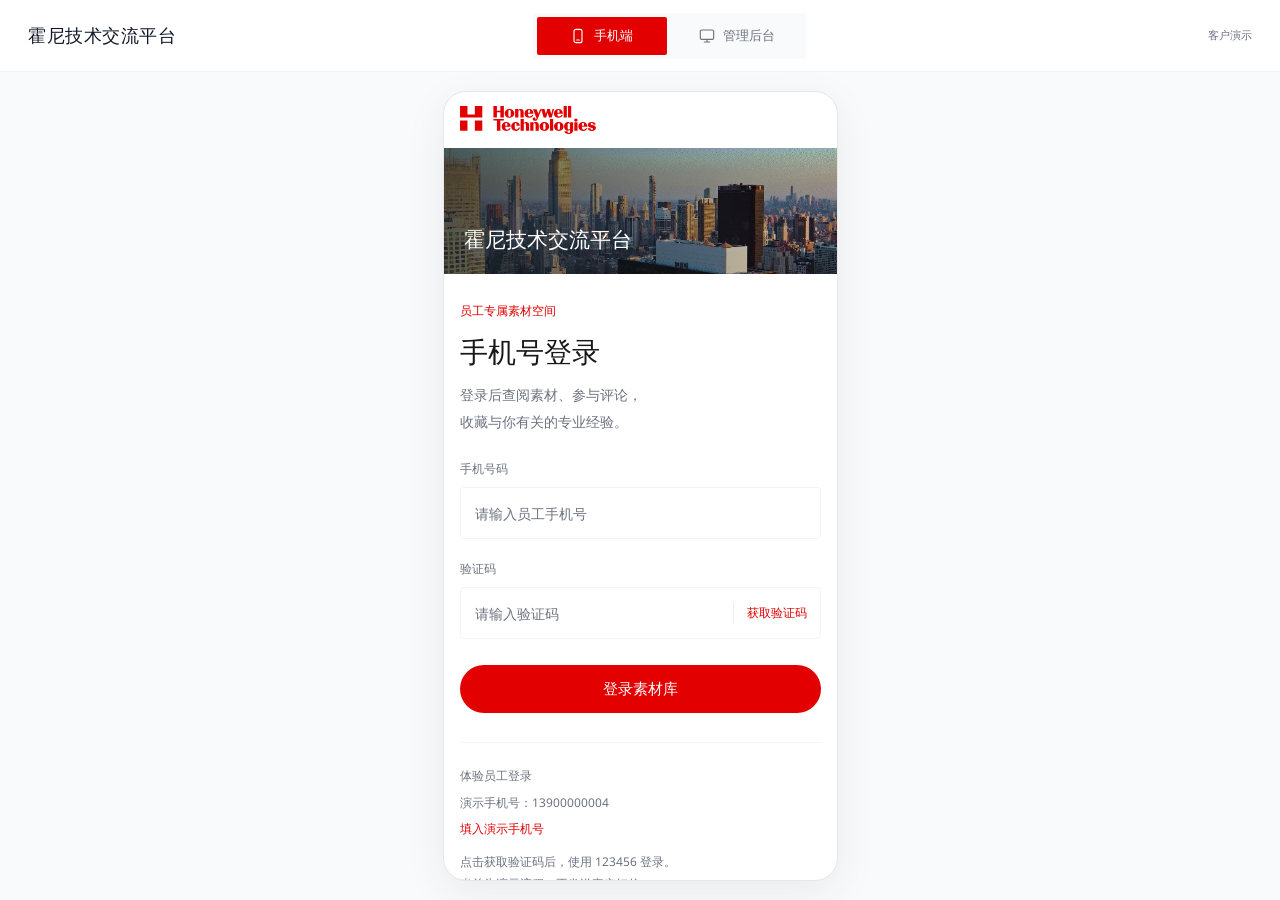
<file: index.html>
<!doctype html>
<html lang="zh-CN">
<head>
<meta charset="utf-8">
<meta name="viewport" content="width=device-width,initial-scale=1,viewport-fit=cover">
<meta name="theme-color" content="#e20100">
<title>霍尼技术交流平台 · 手机端与管理后台</title>
<link rel="stylesheet" href="brand/tokens.css?v=20261125-microsite">
<style>
:root{font-family:var(--font-body);color:#111927;background:#f9fafb;font-synthesis:none}*{box-sizing:border-box}body{margin:0}button{font:inherit;cursor:pointer}header{height:72px;padding:0 28px;display:flex;align-items:center;justify-content:space-between;background:white;border-bottom:1px solid #f3f4f6;gap:20px}h1{font-size:18px;font-weight:650;margin:0;letter-spacing:.5px;white-space:nowrap}.demo-tabs{display:flex;align-items:center;gap:5px;border-radius:4px;padding:4px;background:#f9fafb}.demo-tabs button{display:flex;align-items:center;justify-content:center;gap:8px;border:0;border-radius:2px;min-width:130px;padding:10px 19px;background:transparent;color:#6c737f;font-size:13px}.demo-tabs button[aria-selected=true]{background:#e20100;color:white;box-shadow:none}.demo-tabs svg{width:16px;height:16px;fill:none;stroke:currentColor;stroke-width:1.7;stroke-linecap:round;stroke-linejoin:round}.demo-label{font-size:11px;color:#6c737f;min-width:90px;text-align:right}button:focus-visible{outline:3px solid #d2d6db;outline-offset:3px}[hidden]{display:none!important}.demo-panel{height:calc(100dvh - 72px)}#panel-mobile{display:flex;align-items:center;justify-content:center;padding:20px;background:#f9fafb}.phone-frame{width:393px;height:852px;max-height:100%;max-width:100%;background:#f9fafb;outline:1px solid #e5e7eb;border-radius:22px;overflow:hidden;box-shadow:0 12px 40px #20334f14;flex-shrink:0}iframe{display:block;width:100%;height:100%;border:0;background:#f9fafb}#panel-admin{background:#f9fafb}.noscript{padding:40px;text-align:center}.noscript a{color:#5747d1;margin:0 12px}
@media(max-width:600px){header{height:64px;padding:0 12px;gap:8px}h1{font-size:14px;letter-spacing:0}.demo-label{display:none}.demo-tabs{padding:3px;gap:2px}.demo-tabs button{min-width:0;padding:9px 12px;font-size:12px;gap:5px}.demo-tabs svg{width:14px;height:14px}.demo-panel{height:calc(100dvh - 64px)}#panel-mobile{padding:0;background:#f9fafb}.phone-frame{height:100%;max-height:none;border-radius:0;outline:none;box-shadow:none}}
@media(max-width:360px){h1{font-size:13px}.demo-tabs button{padding-left:9px;padding-right:9px}}
</style>
</head>
<body>
<header>
<h1>霍尼技术交流平台</h1>
<nav class="demo-tabs" role="tablist" aria-label="切换演示端">
<button id="tab-mobile" type="button" role="tab" aria-selected="true" aria-controls="panel-mobile" data-view="mobile"><svg viewBox="0 0 24 24" aria-hidden="true"><rect x="6" y="2" width="12" height="20" rx="3"/><path d="M10 18h4"/></svg>手机端</button>
<button id="tab-admin" type="button" role="tab" aria-selected="false" aria-controls="panel-admin" tabindex="-1" data-view="admin"><svg viewBox="0 0 24 24" aria-hidden="true"><rect x="2" y="3" width="20" height="14" rx="2"/><path d="M8 21h8M12 17v4"/></svg>管理后台</button>
</nav>
<span class="demo-label">客户演示</span>
</header>
<main>
<section id="panel-mobile" class="demo-panel" role="tabpanel" aria-labelledby="tab-mobile"><div class="phone-frame"><iframe id="frame-mobile" title="手机端素材库 Demo" allow="web-share; clipboard-write" data-base="mobile/?v=20261125-microsite"></iframe></div></section>
<section id="panel-admin" class="demo-panel" role="tabpanel" aria-labelledby="tab-admin" hidden><iframe id="frame-admin" title="素材库管理后台 Demo" data-base="admin/?v=20261125-microsite"></iframe></section>
</main>
<noscript><p class="noscript">请启用 JavaScript，或直接打开<a href="mobile/">手机端</a><a href="admin/">管理后台</a>。</p></noscript>
<script>
const views=['mobile','admin'];
let activeView='mobile';
const frames=Object.fromEntries(views.map(view=>[view,document.getElementById('frame-'+view)]));
function frameHash(view){try{return frames[view].contentWindow.location.hash;}catch{return frames[view].dataset.route||'';}}
function updateAddress(view,route,push=false){const url=new URL(location.href);url.searchParams.set('view',view);url.hash=route;history[push?'pushState':'replaceState']({view},'',url);}
function activate(view,{route,push=false}={}){
 if(!views.includes(view))view='mobile';
 if(activeView!==view){try{frames[activeView].contentDocument.querySelectorAll('video,audio').forEach(media=>media.pause());}catch{}}
 activeView=view;
 for(const id of views){const selected=id===view,tab=document.getElementById('tab-'+id);tab.setAttribute('aria-selected',String(selected));tab.tabIndex=selected?0:-1;document.getElementById('panel-'+id).hidden=!selected;}
 const frame=frames[view];
 if(!frame.dataset.started){frame.dataset.started='true';frame.dataset.route=route||'';frame.src=frame.dataset.base+(route||'');}
 else if(route!==undefined){frame.dataset.route=route;if(frame.dataset.ready&&frameHash(view)!==route)frame.contentWindow.location.hash=route;}
 if(push)updateAddress(view,frame.dataset.ready?frameHash(view):(frame.dataset.route||''),true);
}
for(const view of views){
 const frame=frames[view];
 frame.addEventListener('load',()=>{
  if(!frame.dataset.started||frame.contentWindow.location.href==='about:blank')return;frame.dataset.ready='true';
  try{
   // Keep the original mobile detail links usable through the shared entry point.
   if(frame.dataset.route!==undefined&&frameHash(view)!==frame.dataset.route)frame.contentWindow.location.hash=frame.dataset.route;
   delete frame.dataset.route;
   frame.contentWindow.addEventListener('hashchange',()=>{if(activeView===view)updateAddress(view,frameHash(view));});
   if(activeView===view)updateAddress(view,frameHash(view));
  }catch{}
 });
 document.getElementById('tab-'+view).addEventListener('click',()=>{if(activeView!==view)activate(view,{push:true});});
}
document.querySelector('[role=tablist]').addEventListener('keydown',event=>{
 if(!['ArrowLeft','ArrowRight','Home','End'].includes(event.key))return;event.preventDefault();
 const view=event.key==='Home'?'mobile':event.key==='End'?'admin':views[(views.indexOf(activeView)+1)%2];
 activate(view,{push:true});document.getElementById('tab-'+view).focus();
});
function followAddress(){const view=new URL(location.href).searchParams.get('view')||'mobile';activate(view,{route:location.hash});}
window.addEventListener('popstate',followAddress);
window.addEventListener('hashchange',followAddress);
window.addEventListener('message',event=>{
 if(event.origin!==location.origin||event.source!==frames.admin.contentWindow)return;
 if(event.data?.type==='htep-demo-switch'&&event.data.view==='mobile')activate('mobile',{push:true});
});
followAddress();
</script>
</body>
</html>
</file>
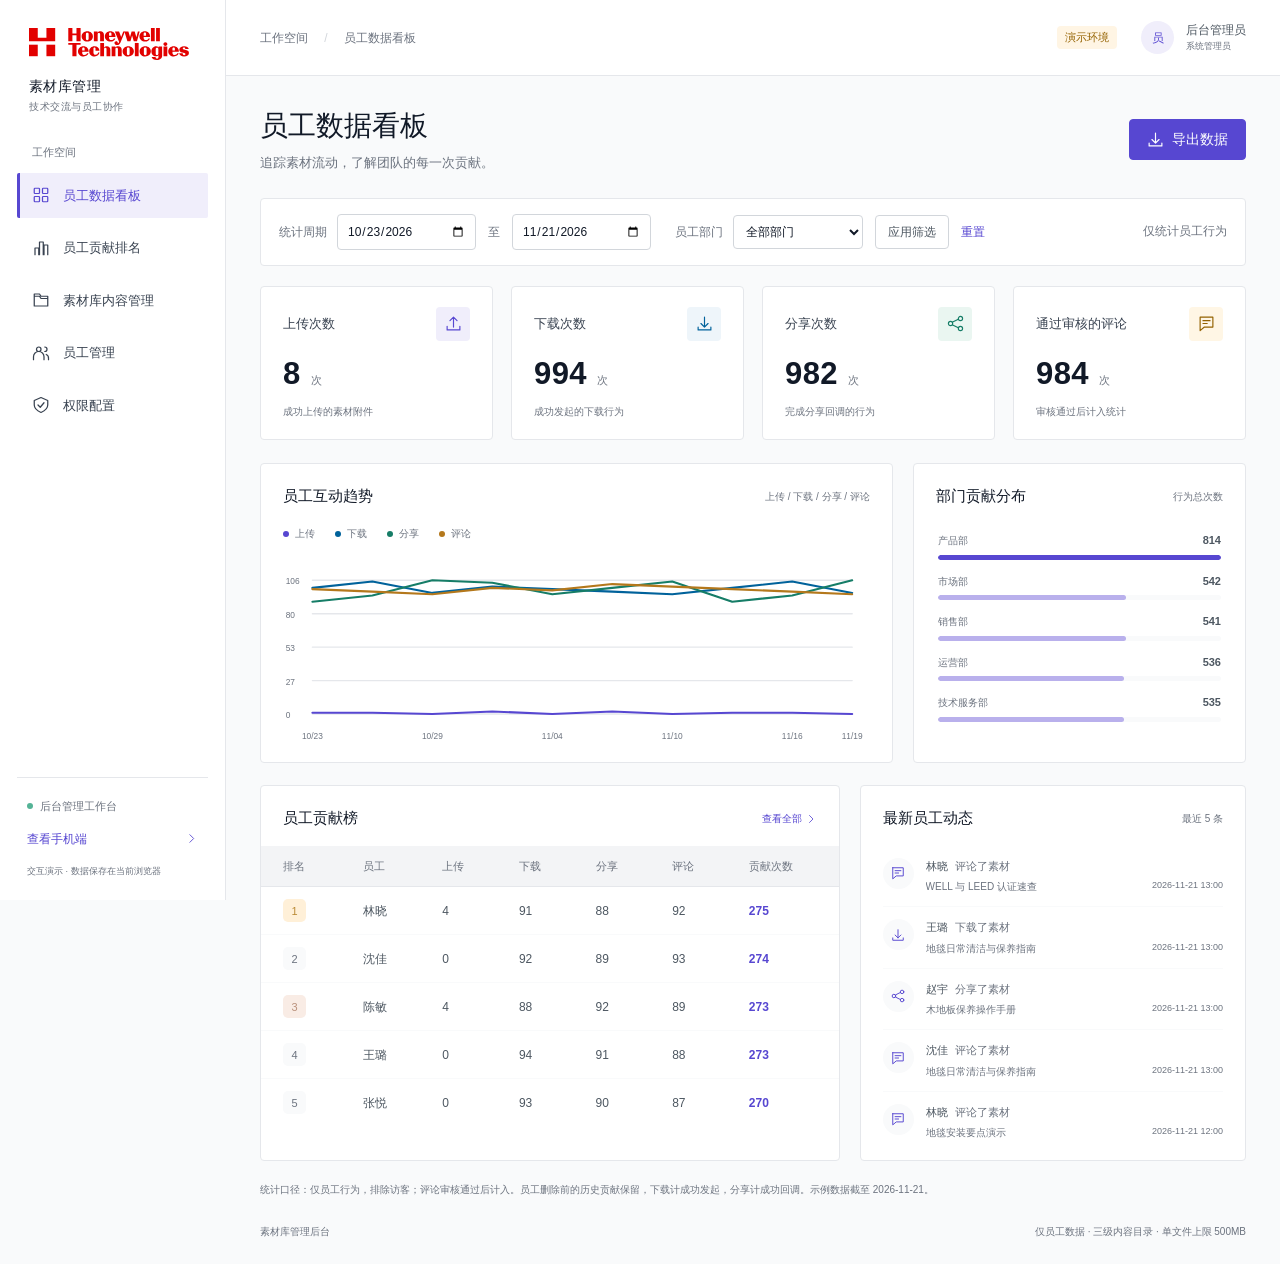
<file: admin/index.html>
<!doctype html><html lang="zh-CN"><head><meta charset="utf-8"><meta name="viewport" content="width=device-width,initial-scale=1"><meta name="theme-color" content="#e20100"><title>素材库管理后台</title><link rel="stylesheet" href="../brand/tokens.css?v=20261123-honeywell"><link rel="stylesheet" href="styles.css?v=20261123-honeywell"><link rel="stylesheet" href="comments.css?v=20261123-honeywell"></head><body><div id="root"></div><dialog id="dialog" aria-labelledby="dialog-title"><header><h2 id="dialog-title"></h2><button class="icon-button" data-action="close" aria-label="关闭弹窗">×</button></header><div id="dialog-body"></div></dialog><div id="toast" role="status" aria-live="polite"></div><script src="assets.js"></script><script src="model.js?v=20261123-honeywell"></script><script src="jszip.min.js"></script><script src="report.js?v=20261123-honeywell"></script><script src="comments.js?v=20261123-honeywell"></script><script src="app.js?v=20261123-honeywell"></script></body></html>
</file>
<file: brand/tokens.css>
/* Palette sampled from the Honeywell China website, 2026-11-23. */
:root{
 --brand-red:#e20100;
 --accent:#5747d1;
 --accent-strong:#4534b8;
 --accent-soft:#f0eefb;
 --ink:#111927;
 --text:#384250;
 --muted:#6c737f;
 --line:#e5e7eb;
 --border:#d2d6db;
 --bg:#f9fafb;
 --white:#fff;
 --pale:#f0eefb;
 --green:#167d67;
 --orange:#946200;
 --red:#b42318;
 --font-body:"Noto Sans","Helvetica Neue",Arial,"PingFang SC","Microsoft YaHei",sans-serif;
}
</file>
<file: admin/styles.css>
:root{font:14px/1.5 var(--font-body);color:var(--ink);font-synthesis:none}*{box-sizing:border-box}body{margin:0;background:var(--bg)}h1,h2,h3,p{margin:0}a{color:var(--accent);text-decoration:none}button,input,select,textarea{font:inherit}button,a{-webkit-tap-highlight-color:transparent}button{cursor:pointer}button:disabled{cursor:not-allowed;opacity:.45}button{color:inherit;border:0;background:none}button,a{transition:background .15s}button:hover:not(:disabled){filter:brightness(.97)}svg{width:20px;height:20px;fill:none;stroke:currentColor;stroke-width:1.65;stroke-linecap:round;stroke-linejoin:round;flex-shrink:0}:is(button,a,input,select,textarea):focus-visible{outline:3px solid #7787ed;outline-offset:3px}input,select,textarea{color:var(--ink);background:white;border:1px solid #d2d6db;border-radius:4px;padding:9px 12px;min-width:0;outline:none}input:focus,select:focus,textarea:focus{border-color:#7787ed}input::placeholder,textarea::placeholder{color:#6c737f}input[type=checkbox]{width:15px;height:15px;accent-color:var(--accent);cursor:pointer;flex-shrink:0}small{display:block;color:var(--muted);font-size:11px}strong{font-weight:600}.primary,.button{display:inline-flex;align-items:center;justify-content:center;gap:8px;min-height:38px;padding:9px 17px;border-radius:4px;font-weight:500;white-space:nowrap}.primary{color:#fff;background:var(--accent);border:1px solid var(--accent)}.primary:hover:not(:disabled){background:var(--accent-strong);border-color:var(--accent-strong)}.button:hover:not(:disabled){border-color:var(--accent);color:var(--accent)}.button{background:white;border:1px solid #d2d6db;color:#4d5761}.primary svg,.button svg{width:17px;height:17px}.text-button{display:inline-flex;align-items:center;gap:5px;padding:4px 0;font-size:12px;color:var(--accent);white-space:nowrap}.danger{color:var(--red)}.danger-bg{background:var(--red);border-color:var(--red)}.icon-button{display:inline-flex;align-items:center;justify-content:center;width:32px;height:32px;border-radius:5px;color:#6c737f;font-size:25px}.icon-button:hover{background:#f9fafb}.badge{display:inline-flex;align-items:center;border-radius:4px;padding:3px 8px;font-size:11px;white-space:nowrap;font-weight:400}.badge.blue{background:#f0eefb;color:#5747d1}.badge.green{background:#eaf7f1;color:#167d67}.badge.amber{background:#fff5e4;color:#946200}.badge.red{background:#fdf0f0;color:#b42318}.badge.muted{background:#f9fafb;color:#6c737f}.subtle{color:var(--muted);font-size:12px}.emphasis{color:var(--accent);font-weight:600}.filter-spacer{flex:1}.sidebar{width:226px;background:#fff;border-right:1px solid var(--line);position:fixed;inset:0 auto 0 0;display:flex;flex-direction:column;z-index:10;padding:28px 17px 22px}.brand{display:flex;flex-direction:column;align-items:flex-start;gap:16px;color:var(--ink);padding:0 12px;text-decoration:none}.brand picture{display:block;height:32px}.brand img{display:block;width:160px;height:32px}.brand-caption{font-size:14px;font-weight:600;letter-spacing:.4px}.brand-sub{display:block;font-size:10px;font-weight:400;color:#6c737f;letter-spacing:.5px;margin-top:2px}.nav-caption{font-size:11px;color:var(--muted);margin:30px 15px 12px}.sidebar nav{display:flex;flex-direction:column;gap:7px}.sidebar nav a{display:flex;align-items:center;gap:13px;color:var(--text);padding:13px 12px;border-radius:2px;font-size:13px;border-left:3px solid transparent}.sidebar nav a.active{background:var(--accent-soft);border-left-color:var(--accent);color:var(--accent);font-weight:600}.sidebar nav a:hover{background:#f9fafb}.sidebar nav b{margin-left:auto;display:grid;place-items:center;background:#fce8e5;color:#dc8f80;border-radius:5px;min-width:19px;height:19px;font-size:10px}.sidebar nav svg{width:18px;height:18px}.sidebar-bottom{margin-top:auto;padding:20px 10px 0;border-top:1px solid var(--line)}.workspace-status{font-size:11px;color:#6c737f;display:flex;align-items:center;gap:7px;margin-bottom:15px}.workspace-status i{height:6px;width:6px;border-radius:50%;background:#54b396}.sidebar-bottom>a{display:flex;align-items:center;justify-content:space-between;font-size:12px}.sidebar-bottom>a svg{width:13px;height:13px}.sidebar-bottom small{font-size:9px;margin-top:17px;color:#6c737f}.workspace{margin-left:226px;min-height:100vh}.topbar{height:76px;background:white;border-bottom:1px solid var(--line);display:flex;align-items:center;justify-content:space-between;padding:0 34px;font-size:12px;color:#6c737f}.topbar>div:first-child>span{margin:0 13px;color:#d2d6db}.topbar-right{display:flex;align-items:center;gap:12px;color:#4d5761}.topbar-right>.badge{margin-right:12px}.topbar-right small{font-size:9px;margin-top:1px}.avatar{width:32px;height:32px;display:inline-grid;place-items:center;border-radius:50%;background:#f0eefb;color:#5747d1;font-size:12px;flex-shrink:0}.topbar-right>.avatar{width:33px;height:33px}#main{padding:30px 34px 0;max-width:1760px;margin:auto;min-height:calc(100vh - 140px)}.page-heading{display:flex;align-items:center;justify-content:space-between;gap:18px;margin-bottom:25px}.page-heading h1{font-size:28px;line-height:1.4;font-weight:600;letter-spacing:0}.page-heading p{font-size:13px;color:#6c737f;margin-top:8px}.heading-actions{display:flex;gap:10px}.filterbar{background:#fff;border:1px solid var(--line);border-radius:4px;display:flex;align-items:center;gap:12px;padding:15px 18px;margin-bottom:20px;font-size:12px}.filterbar label{display:flex;align-items:center;gap:10px;white-space:nowrap;color:#6c737f}.filterbar input{width:139px;font-size:12px;padding:7px 9px}.filterbar select{min-width:130px;font-size:12px;padding:8px}.filterbar label:nth-of-type(2){margin-left:12px}.filterbar .button{min-height:33px;padding:7px 12px;font-size:12px}.range-divider{color:#6c737f}.kpi-grid{display:grid;grid-template-columns:repeat(4,minmax(0,1fr));gap:18px;margin-bottom:23px}.kpi{background:#fff;border:1px solid var(--line);border-radius:4px;padding:20px 22px}.kpi>div{display:flex;align-items:center;justify-content:space-between;color:var(--text);font-size:13px}.metric-icon{display:grid;place-items:center;width:34px;height:34px;border-radius:4px;background:#f0eefb;color:#5747d1}.metric-icon.download{background:#eef5fa;color:#00629b}.metric-icon.share{background:#eaf6f1;color:#167d67}.metric-icon.comment{background:#fff6e5;color:#946200}.metric-icon svg{width:17px;height:17px}.kpi>strong{display:flex;align-items:baseline;gap:10px;font-size:31px;line-height:1.2;font-weight:600;font-variant-numeric:tabular-nums;margin-top:14px;letter-spacing:.4px}.kpi>strong>small{font-size:11px;font-weight:400}.kpi>p{font-size:10px;color:#6c737f;margin-top:12px}.panel{background:white;border:1px solid var(--line);border-radius:4px;min-width:0;overflow:hidden}.panel-title{display:flex;align-items:center;justify-content:space-between;gap:12px;padding:21px 22px 16px}.panel-title h2{font-size:15px;font-weight:600;white-space:nowrap}.panel-title>span,.panel-title>a{font-size:10px;color:#6c737f;display:flex;align-items:center;gap:3px}.panel-title>a{color:var(--accent)}.panel-title>a svg{width:12px;height:12px}.dashboard-charts{display:grid;grid-template-columns:minmax(0,1.9fr) minmax(270px,1fr);gap:20px;margin-bottom:22px}.chart-legend{display:flex;gap:20px;margin:3px 22px 3px;font-size:10px;color:#6c737f}.chart-legend span{display:flex;align-items:center;gap:6px}.chart-legend i{width:6px;height:6px;border-radius:50%}.trend-chart{display:block;width:100%;height:218px;padding:15px 23px 10px}.department-bars{padding:9px 24px 22px}.department-bars>div{display:grid;grid-template-columns:1fr auto;align-items:center;gap:6px;margin-bottom:13px;font-size:10px;color:#6c737f}.department-bars>div:last-child{margin-bottom:0}.department-bars strong{color:#4d5761;font-size:11px}.bar-track{grid-column:1/-1;height:5px;border-radius:4px;background:#f9fafb;overflow:hidden}.bar-track i{display:block;height:100%;background:#b9b0ec;border-radius:4px}.department-bars>div:first-child .bar-track i{background:#5747d1}.dashboard-bottom{display:grid;grid-template-columns:minmax(0,1.5fr) minmax(290px,1fr);gap:20px}.table-scroll{overflow-x:auto;width:100%}table{width:100%;border-collapse:collapse;font-size:12px;white-space:nowrap;text-align:left}th{font-size:11px;background:#f3f4f6;font-weight:500;color:#6c737f;padding:14px 20px;border-bottom:1px solid var(--line)}td{padding:17px 20px;border-bottom:1px solid #f9fafb;color:#4d5761}tbody tr:last-child td{border-bottom:0}td small{margin-top:5px;font-size:10px}td strong{color:#4d5761;font-weight:500}tbody tr:hover{background:#fafafa}.rank-table th,.rank-table td{padding:12px 17px}.rank-table th:first-child,.rank-table td:first-child{padding-left:22px}.rank{display:grid;place-items:center;width:23px;height:23px;border-radius:5px;background:#f9fafb;color:#6c737f;font-size:11px}.rank-1{background:#fff0d8;color:#ba8a34}.rank-2{background:#f9fafb;color:#6c737f}.rank-3{background:#f9ece5;color:#ba917c}.activity-list{padding:0 22px 8px}.activity-list>div{display:flex;gap:12px;padding:12px 0;border-bottom:1px solid #f9fafb}.activity-list>div:last-child{border:0}.activity-dot{height:31px;width:31px;display:grid;place-items:center;background:#f9fafb;border-radius:50%;color:#5747d1;flex-shrink:0}.activity-dot svg{width:14px;height:14px}.activity-list p{font-size:11px;color:#6c737f;min-width:0;flex:1}.activity-list p>strong{color:#4d5761;font-weight:500;margin-right:4px}.activity-list p>small{font-size:10px;margin-top:5px;white-space:nowrap;overflow:hidden;text-overflow:ellipsis}.activity-list time{float:right;font-size:9px;color:#6c737f;margin-left:10px}.data-note{font-size:10px;color:#6c737f;line-height:1.8;margin-top:20px}.page-footer{font-size:10px;color:#6c737f;display:flex;justify-content:space-between;padding:25px 34px;max-width:1760px;margin:auto}.tabs{display:flex;gap:26px}.tabs button{padding:15px 0 14px;color:#6c737f;font-size:13px;border-bottom:2px solid transparent}.tabs button.active{color:var(--accent);border-bottom-color:var(--accent);font-weight:550}.tabs button>span{display:inline-block;margin-left:7px;font-size:10px;background:#f9fafb;padding:1px 5px;border-radius:4px}.ranking-panel .panel-title{padding-top:0;padding-bottom:0}.table-note{padding:18px 22px;font-size:11px;color:#6c737f;border-top:1px solid var(--line)}.content-layout{display:grid;grid-template-columns:212px minmax(0,1fr);gap:19px;align-items:start}.folder-panel{background:white;border:1px solid var(--line);border-radius:4px;padding:10px 10px 0;min-height:467px}.folder-panel-title{display:flex;justify-content:space-between;align-items:center;padding:5px 8px 16px}.folder-panel-title h2{font-size:13px;font-weight:600}.tree-row{display:flex;width:100%;align-items:center;gap:8px;padding:11px 8px 11px calc(8px + var(--level,0)*11px);font-size:11px;color:#6c737f;border-radius:5px;text-align:left}.tree-row svg{width:16px;height:16px;color:#dcb769}.tree-row span{flex:1;min-width:0;overflow:hidden;text-overflow:ellipsis;white-space:nowrap}.tree-row.active{background:#f0eefb;color:var(--accent)}.tree-row small{font-size:10px}.folder-foot{margin-top:28px;padding:15px 7px;border-top:1px solid var(--line);font-size:10px;color:#6c737f}.content-breadcrumb{display:flex;align-items:center;justify-content:space-between;gap:10px;font-size:11px;color:#6c737f;padding:17px 20px;border-bottom:1px solid var(--line)}.content-filters{display:flex;align-items:center;gap:10px;padding:19px 20px}.search-input{display:flex;align-items:center;min-width:170px;max-width:310px;flex:1;border:1px solid #d2d6db;background:#fff;border-radius:4px;padding-left:11px}.search-input svg{width:15px;height:15px;color:#6c737f}.search-input input{border:0;min-width:0;width:100%;padding:9px;font-size:12px}.content-filters select{font-size:12px;max-width:190px}.content-filters .button{font-size:12px}.bulkbar{display:flex;justify-content:space-between;gap:12px;align-items:center;padding:0 20px 15px;font-size:11px;color:#6c737f}.bulkbar small{display:inline;font-size:10px;color:#6c737f}.bulkbar>div{display:flex;align-items:center;gap:16px}.bulkbar .text-button{font-size:10px}.bulkbar #selected-count{font-size:10px;color:#6c737f}.content-table th,.content-table td{padding:16px 13px}.content-table td:first-child,.content-table th:first-child{padding-left:20px;padding-right:5px;width:30px}.file-cell{display:flex;align-items:center;gap:10px;text-align:left;padding:0}.file-cell>span:last-child{min-width:150px;max-width:260px}.file-cell strong{font-size:12px;display:block;white-space:normal;line-height:1.5}.file-cell small{font-size:9px}.file-cell .file-directory{color:#6c737f}.file-icon{display:flex;flex-direction:column;align-items:center;justify-content:center;gap:3px;width:34px;height:43px;border-radius:5px;color:#d98984;background:#fcf0ee;flex-shrink:0}.file-icon svg{width:17px;height:17px}.file-icon small{font-size:7px;margin:0;color:inherit}.file-icon.word{background:#eef5fa;color:#00629b}.file-icon.excel{background:#eaf7f0;color:#62a58a}.file-icon.image{background:#f3edfb;color:#ab8bc8}.file-icon.video{background:#eaf5f8;color:#729eaf}.scope-cell{display:block;max-width:120px;white-space:normal;line-height:1.7;font-size:11px}.row-buttons{display:flex;align-items:center;gap:12px;flex-wrap:wrap;max-width:155px}.row-buttons .text-button{font-size:11px}.table-footer{display:flex;justify-content:space-between;gap:10px;padding:16px 20px;border-top:1px solid var(--line);font-size:10px;color:#6c737f}.person-cell{display:flex;align-items:center;gap:10px}.person-cell .avatar{width:27px;height:27px;font-size:11px}.review-controls{display:flex;justify-content:space-between;align-items:center;gap:14px;padding:0 22px;border-bottom:1px solid var(--line)}.review-controls select{max-width:250px;font-size:12px}.review-table .comment-body{white-space:normal;min-width:260px;max-width:450px}.comment-body p{line-height:1.9;font-size:12px;color:#4d5761}.comment-link{display:flex;align-items:center;gap:5px;margin-top:10px;padding:5px 8px;background:#f9fafb;color:#6c737f;border-radius:4px;font-size:10px;text-align:left}.comment-link svg{width:12px;height:12px}.reject-reason{font-size:11px;color:#bc8087;background:#fff5f5;border-radius:4px;padding:7px 10px;margin-top:10px}.permission-matrix th:not(:first-child),.permission-matrix td:not(:first-child){text-align:center}.permission-check{display:inline-flex;align-items:center;justify-content:center;color:#4ba48c}.permission-check svg{width:17px;height:17px}.permission-bottom{display:grid;grid-template-columns:1.2fr 1fr;gap:20px;margin-top:20px}.permission-rules{padding:3px 23px 21px}.permission-rules>div{display:flex;gap:17px;margin:16px 0}.permission-rules>div>span{color:#d2d6db;font-size:13px;line-height:1.6}.permission-rules strong{font-size:12px;font-weight:500}.permission-rules small{font-size:11px;line-height:1.9;margin-top:5px}.settings-list{margin:0;padding:0 22px 20px}.settings-list>div{display:flex;align-items:start;justify-content:space-between;gap:20px;border-bottom:1px solid #f9fafb;padding:13px 0;font-size:12px}.settings-list>div:last-child{border:0}.settings-list dt{color:#6c737f;white-space:nowrap}.settings-list dd{margin:0;text-align:right;color:#4d5761}.empty{text-align:center;padding:55px 20px;color:#6c737f}.empty>svg{width:32px;height:32px;margin-bottom:12px}.empty h3{font-size:14px;font-weight:500}.empty p{font-size:11px;margin-top:7px}.denied{text-align:center;padding:100px 20px}.denied>svg{height:55px;width:55px;color:#d2d6db}.denied h1{font-size:24px;margin-top:20px}.denied p{margin:12px 0 25px;color:#6c737f}.denied a{margin-right:20px}dialog{padding:0;border:0;border-radius:4px;width:560px;max-width:calc(100% - 30px);max-height:90dvh;color:var(--ink);box-shadow:0 20px 80px #11192730}dialog.wide{width:760px}dialog::backdrop{background:#11192766;backdrop-filter:blur(2px)}dialog>header{display:flex;align-items:center;justify-content:space-between;border-bottom:1px solid var(--line);padding:17px 24px;position:sticky;top:0;background:white;z-index:2}dialog h2{font-size:17px;font-weight:600}#dialog-body{padding:24px}form label,#dialog-body>label{display:flex;flex-direction:column;gap:8px;font-size:12px;color:#6c737f}form label>b{color:#d78484}#dialog-body label{margin-bottom:17px}#dialog-body label>b{display:none}.form-grid{display:grid;grid-template-columns:1fr 1fr;gap:0 18px}#dialog-body form input:not([type=checkbox]),#dialog-body select,#dialog-body textarea{width:100%;font-size:13px}#dialog-body textarea{resize:vertical}fieldset{margin:18px 0;padding:15px 17px 10px;border:1px solid var(--line);border-radius:4px}legend{font-size:12px;color:#6c737f;padding:0 5px}.help{font-size:11px;color:#6c737f;line-height:1.8;margin:5px 0}.check-grid{display:grid;grid-template-columns:repeat(2,minmax(0,1fr));gap:10px;margin-bottom:15px}.check-grid>label,.operation-checks>label,#dialog-body .checkbox-label{display:flex;flex-direction:row;align-items:center;gap:7px;margin:0;font-size:11px}.operation-checks{display:flex;gap:20px;flex-wrap:wrap;margin-bottom:10px}.upload-zone{position:relative;display:flex!important;align-items:center;justify-content:center;gap:7px;min-height:125px;border:1px dashed #e5e7eb;background:#f9fafb;border-radius:4px;margin:17px 0;padding:20px;cursor:pointer;text-align:center;overflow:hidden}.upload-zone>svg{color:#6c737f;width:26px;height:26px}.upload-zone>strong{color:#5747d1;font-size:12px;font-weight:500}.upload-zone>span{font-size:10px;color:#6c737f;overflow-wrap:anywhere;max-width:100%}.upload-zone input{position:absolute;inset:0;opacity:0;width:100%;height:100%;cursor:pointer}.upload-zone:focus-within{outline:3px solid #7787ed;outline-offset:3px}.form-actions{display:flex;align-items:center;justify-content:flex-end;gap:12px;margin-top:24px;padding-top:18px;border-top:1px solid var(--line)}.form-error{font-size:12px;color:#b42318;margin-top:12px;line-height:1.8;white-space:pre-wrap}.form-error:empty{margin:0}.dialog-intro{font-size:13px;color:#6c737f;line-height:1.9;margin-bottom:20px}.import-success{display:flex;align-items:center;gap:8px;color:#3d9d80;background:#eef9f3;font-size:12px;padding:12px;margin-bottom:15px;border-radius:5px}.preview-meta{display:flex;align-items:center;gap:12px;font-size:12px;color:#6c737f;margin-bottom:15px}.attachment-image{display:block;width:100%;max-height:430px;object-fit:contain}.attachment-video{display:block;width:100%;max-height:430px;background:#111}#attachment-preview iframe{width:100%;height:480px;border:1px solid var(--line)}.office-preview{display:flex;align-items:center;flex-direction:column;gap:15px;text-align:center;padding:36px 20px;background:#f9fafb;border-radius:4px}.office-preview>svg{width:40px;height:40px;color:#6c737f}.office-preview p{font-size:12px;color:#6c737f}.preview-meta+#attachment-preview{margin-top:15px}#toast{position:fixed;z-index:100;left:50%;bottom:32px;transform:translate(-50%,15px);background:#111927;color:white;padding:12px 24px;border-radius:4px;font-size:12px;box-shadow:0 5px 20px #11192720;opacity:0;pointer-events:none;transition:.2s;max-width:90vw;text-align:center}#toast.show{opacity:1;transform:translate(-50%,0)}@media(min-width:1600px){#main{padding-top:38px}.kpi{padding:25px 27px}.kpi>strong{font-size:36px}.trend-chart{height:250px}.department-bars{padding-top:16px}.department-bars>div{margin-bottom:17px}}@media(max-width:1200px){.sidebar{width:200px;padding-left:12px;padding-right:12px}.workspace{margin-left:200px}.brand{font-size:17px}.brand-sub{font-size:9px}#main{padding:25px 24px 0}.topbar{padding:0 24px}.filterbar{flex-wrap:wrap}.filterbar .filter-spacer{display:none}.kpi{padding:18px 15px}.kpi>strong{font-size:27px}.dashboard-bottom{grid-template-columns:1fr}.content-layout{grid-template-columns:185px minmax(0,1fr)}.content-filters{flex-wrap:wrap}.content-table{min-width:760px}.permission-bottom{grid-template-columns:1fr 1fr}}@media(max-width:900px){.sidebar{width:74px;padding:20px 9px}.sidebar .brand{padding:0;align-items:center;justify-content:center}.sidebar .brand picture{height:29px}.sidebar .brand img{width:27px;height:29px}.sidebar .brand>span:last-child,.nav-caption,.sidebar nav a>span,.sidebar nav b,.sidebar-bottom{display:none}.sidebar nav{margin-top:40px}.sidebar nav a{justify-content:center;padding:14px}.workspace{margin-left:74px}.topbar{height:65px}.topbar>div:first-child{font-size:10px}.topbar-right>.badge{display:none}.kpi-grid{gap:12px}.kpi>div{font-size:10px}.kpi p{font-size:9px}.metric-icon{width:27px;height:27px}.dashboard-charts{grid-template-columns:1fr}.content-layout{grid-template-columns:165px minmax(0,1fr)}.page-heading{align-items:start}.page-heading h1{font-size:21px}.page-heading p{font-size:11px}.permission-bottom{grid-template-columns:1fr}.review-controls{flex-wrap:wrap;padding-bottom:12px}}@media(max-width:600px){.sidebar{width:56px;padding:20px 5px}.sidebar .brand img{width:25px;height:27px}.sidebar nav a{padding:12px 6px}.workspace{margin-left:56px}.topbar{padding:0 15px}.topbar>div:first-child{font-size:9px}.topbar>div:first-child>span{margin:0 5px}.topbar-right>.avatar{display:none}.topbar-right{gap:6px;font-size:10px}.topbar-right small{display:none}#main{padding:20px 13px 0}.page-heading{flex-wrap:wrap;gap:12px}.page-heading h1{font-size:20px}.page-heading p{line-height:1.8}.primary,.button{padding:8px 11px;font-size:11px}.kpi-grid{grid-template-columns:1fr 1fr}.kpi{padding:14px 11px}.kpi>strong{font-size:24px}.kpi>div{gap:5px}.kpi p{font-size:9px}.filterbar{padding:12px;gap:9px}.filterbar label{font-size:10px;gap:7px}.filterbar label:nth-of-type(2){margin:0}.filterbar input{width:115px;font-size:10px}.filterbar .subtle{display:none}.range-divider{font-size:9px}.content-layout{grid-template-columns:1fr}.folder-panel{min-height:auto}.folder-panel-title{padding-bottom:5px}.folder-foot{margin-top:8px;padding:10px}.folder-panel .tree-row{padding-top:7px;padding-bottom:7px}.content-filters{padding:14px 12px}.bulkbar{padding:0 12px 12px;flex-wrap:wrap}.content-breadcrumb{font-size:10px;padding:13px}.panel-title{padding:17px 15px}.panel-title h2{font-size:12px}.panel-title>span{font-size:9px}.chart-legend{font-size:9px;margin-left:15px;gap:12px}.trend-chart{padding:10px;height:175px}.dashboard-charts,.dashboard-bottom{gap:16px}.dashboard-bottom .rank-table{min-width:480px}.heading-actions{flex-wrap:wrap}.page-footer{padding:20px 13px;font-size:9px}.page-footer>span{display:none}.review-controls{padding-left:13px;padding-right:13px}.tabs{gap:17px}.tabs button{font-size:11px}.tabs button>span{font-size:9px}.review-controls select{width:100%;max-width:none}.permission-matrix{min-width:610px}.table-footer{font-size:9px;flex-wrap:wrap}.form-grid{grid-template-columns:1fr}.check-grid{grid-template-columns:1fr}.operation-checks{gap:12px}#dialog-body{padding:20px 17px}dialog>header{padding:15px 17px}.settings-list{padding-left:0;padding-right:0}.settings-list>div{font-size:11px}.permission-bottom .settings-list{padding-left:15px;padding-right:15px}.preview-meta{font-size:10px;flex-wrap:wrap}.data-note{font-size:9px}.form-actions .primary{font-size:12px}}
@media(prefers-reduced-motion:reduce){*{transition:none!important;scroll-behavior:auto!important}}
.filterbar label{flex-direction:row}.trend-chart text{stroke:none}

/* Employee management prioritizes readable contact details and explicit account actions. */
.employee-main .page-heading p{font-size:13px;color:#4d5761}
.employee-statusbar{display:flex;align-items:center;justify-content:space-between;gap:18px;padding:0 20px;border-bottom:1px solid var(--line)}
.employee-status-tabs{display:flex;gap:24px;flex-shrink:0}
.employee-status-tabs button{display:flex;align-items:center;gap:9px;padding:17px 0 15px;border-bottom:3px solid transparent;font-size:14px;color:#4d5761}
.employee-status-tabs button[aria-pressed=true]{border-bottom-color:var(--accent);color:var(--accent);font-weight:600}
.employee-status-tabs button span{min-width:23px;padding:1px 6px;border-radius:4px;font-size:12px;background:#f9fafb;color:#4d5761;text-align:center}
.employee-status-tabs button[aria-pressed=true] span{background:#f0eefb;color:var(--accent)}
.employee-status-help{font-size:12px;color:#4d5761}
#employee-filter{align-items:flex-end;gap:12px;flex-wrap:wrap;padding:18px 20px 20px}
#employee-filter label{margin:0;gap:7px;font-size:12px;color:#4d5761}
#employee-filter .employee-search{flex:1;max-width:400px;min-width:240px}
#employee-filter .search-input{min-width:0;max-width:none;width:100%;min-height:40px}
#employee-filter .search-input input{font-size:13px}
#employee-filter .employee-department{min-width:150px}
#employee-filter select{max-width:none;height:40px;font-size:13px}
#employee-filter .button{min-height:40px;font-size:13px}
#employee-filter .text-button{min-height:40px;padding:8px 10px;font-size:13px}
.employee-table{table-layout:fixed;min-width:940px;font-size:13px}
.employee-table th{padding:13px 16px;color:#4d5761;font-size:12px;background:#f3f4f6}
.employee-table td{padding:8px 16px;height:50px;color:#384250;vertical-align:middle}
.employee-table .person-cell{min-width:0;gap:9px}
.employee-table .person-cell strong{overflow:hidden;text-overflow:ellipsis;font-size:13px;color:#111927}
.employee-table .avatar{width:28px;height:28px;font-size:12px}
.employee-phone{font-variant-numeric:tabular-nums}
.employee-email{display:block;white-space:normal;overflow-wrap:anywhere;color:#384250;font-size:13px;line-height:1.6}
.employee-email.missing-email{color:#4d5761}
.employee-table .badge{font-size:12px;padding:3px 8px}
.employee-table .badge.green{color:#227457}
.employee-table .badge.muted{color:#4d5761}
.employee-table .row-buttons{gap:8px;flex-wrap:nowrap;max-width:none}
.employee-table .text-button{min-height:34px;padding:7px 3px;font-size:12px}
.employee-table .secondary-action{color:#4d5761}
.employee-table .danger{margin-left:4px;color:#b42318}
.employee-table th:last-child,.employee-table td:last-child{position:sticky;right:0;box-shadow:-1px 0 0 #f3f4f6}
.employee-table th:last-child{background:#f3f4f6}
.employee-table td:last-child{background:white}
.employee-table tbody tr:hover td:last-child{background:#fafafa}
.employee-panel .table-scroll:focus-visible{outline:2px solid #7787ed;outline-offset:-2px}
.employee-pagination{align-items:center;flex-wrap:wrap;padding:14px 20px;font-size:12px;color:#4d5761}
.employee-pagination nav{display:flex;align-items:center;gap:12px}
.employee-pagination .button{min-height:32px;font-size:12px;padding:5px 10px}
.employee-empty{padding:45px 20px;color:#4d5761}
.employee-empty h3{font-size:15px;color:#384250}
.employee-empty p{font-size:13px;line-height:1.7}
.employee-empty .button{margin-top:18px}
.employee-form-intro{font-size:13px;color:#4d5761;margin-bottom:22px}
.employee-form-intro b,#employee-form label span>b{color:#b42318}
#employee-form label{font-size:13px;color:#4d5761}
#employee-form label em{font-size:12px;font-style:normal;color:#4d5761;margin-left:5px}
#employee-form label small{font-size:12px;line-height:1.6;color:#4d5761}
#employee-form input:not([type=checkbox]),#employee-form select{min-height:42px}
.employee-access{margin-top:6px;padding:15px 16px;background:#f9fafb;border-radius:4px}
#employee-form .employee-access .checkbox-label{font-size:13px;font-weight:500;color:#384250}
.employee-access p{margin:8px 0 0 22px;font-size:12px;line-height:1.8;color:#4d5761}
#import-form .dialog-intro{color:#4d5761}
#import-form .upload-zone span{font-size:12px;color:#4d5761;line-height:1.9}
#import-preview .help,.import-file-name{font-size:12px;color:#4d5761;line-height:1.8;overflow-wrap:anywhere;margin:10px 0}
#import-preview table{font-size:13px}
#import-preview td{white-space:normal;overflow-wrap:anywhere;min-width:110px}
@media(max-width:1100px){.employee-status-help{display:none}}
@media(max-width:600px){.employee-main .page-heading p{font-size:13px;line-height:1.8}.employee-statusbar{padding:0 12px}.employee-status-tabs{gap:16px}.employee-status-tabs button{font-size:12px;gap:5px;padding:14px 0 12px}.employee-status-tabs button span{min-width:19px;padding:1px 4px;font-size:11px}#employee-filter{padding:16px 12px;gap:10px}#employee-filter .employee-search{max-width:none;min-width:100%}#employee-filter .employee-department{flex:1;min-width:100px}.employee-pagination{padding:14px 12px;gap:12px}.employee-pagination nav{width:100%;justify-content:space-between;gap:6px}.employee-pagination nav>span:first-child{display:none}.employee-table th:last-child,.employee-table td:last-child{position:static;box-shadow:none}}

.material-comments-link .pending-comments{display:inline-flex;align-items:center;justify-content:center;min-width:18px;height:18px;padding:0 5px;border-radius:4px;background:#fff0dc;color:#956215;font-size:10px;font-weight:600}
#date-filter-hint{white-space:normal;line-height:1.6;max-width:230px}.filter-pending{color:#956215;font-weight:500}
.permissions-intro{padding:0 22px 20px;color:#4d5761;font-size:13px;line-height:1.8}.directory-permissions table{min-width:680px;font-size:13px}.directory-permissions th{font-size:12px;color:#4d5761}.directory-permissions td:first-child{max-width:290px;white-space:normal;line-height:1.7}.directory-permissions td:nth-child(2){max-width:280px;white-space:normal;line-height:1.7}.directory-permissions .badge{margin-left:9px}.directory-permissions .text-button{font-size:13px;min-height:32px}.permission-rules>p{color:#4d5761;font-size:13px;line-height:1.9;margin:12px 0}.permission-rules>p:last-child{margin-bottom:0}
#content-form label span>b,#folder-form label span>b{color:#b42318}#content-form label,#folder-form label{font-size:13px}#content-form .help,#folder-form .help{color:#4d5761;font-size:12px}#content-filter select{font-size:13px}.content-panel .empty .button{margin-top:16px}.content-panel .bulkbar button:disabled{color:#6c737f}
@media(max-width:600px){.permissions-intro{padding-left:14px;padding-right:14px;font-size:12px}#date-filter-hint{max-width:none;width:100%}}
</file>
<file: admin/comments.css>
.comment-main{--comment-muted:#4d5761}
.comment-breadcrumb{display:flex;align-items:center;gap:10px;font-size:12px;color:var(--comment-muted);margin-bottom:18px;flex-wrap:wrap}
.comment-breadcrumb a{color:var(--accent)}
.comment-main .page-heading p{font-size:14px;color:#4d5761;line-height:1.6}
.comment-filters{display:flex;align-items:center;gap:12px;padding:20px;flex-wrap:wrap}
.comment-filters .search-input{max-width:390px;min-width:240px}
.comment-filters input,.comment-filters select,.comment-filters button{font-size:13px}
.comment-filters input{padding:10px}
.comment-list-note{display:flex;justify-content:space-between;flex-wrap:wrap;gap:8px;padding:0 20px 16px;color:var(--comment-muted);font-size:12px;line-height:1.8}
.comment-list-note strong{color:#945a12}
.comments-table{min-width:960px;table-layout:fixed}
.comment-main th{font-size:12px;color:#4d5761;font-weight:600;padding:15px 16px}
.comment-main td{font-size:13px;padding:21px 16px;line-height:1.7;white-space:normal;overflow-wrap:anywhere;vertical-align:top;color:#4d5761}
.comment-main td small{font-size:11px;color:var(--comment-muted);line-height:1.7}
.comment-main tbody tr:hover{background:#fafafa}
.comment-main time{font-size:12px;color:var(--comment-muted);font-variant-numeric:tabular-nums}
.comment-id{font-variant-numeric:tabular-nums;font-size:12px;color:var(--comment-muted)}
.comment-excerpt{display:-webkit-box;-webkit-line-clamp:3;-webkit-box-orient:vertical;overflow:hidden;white-space:pre-wrap;line-height:1.9;color:#111927}
.comment-reply-count{display:inline-block;font-size:12px;color:var(--accent);margin-top:8px}
.comment-row-actions{display:flex;flex-wrap:wrap;gap:6px 14px}
.comment-row-actions .text-button{font-size:13px;min-height:28px}
.comment-row-actions .secondary-action{color:#4d5761}
.comment-row-actions button:disabled{color:#6c737f;cursor:not-allowed}
.comment-badges{display:flex;flex-wrap:wrap;align-items:center;gap:6px}
.comment-badges .badge{font-size:11px;white-space:nowrap}
.attachment-count{display:inline-flex;align-items:center;gap:5px;font-size:12px;color:var(--accent);border-radius:5px;background:#f0eefb;padding:4px 7px;white-space:nowrap}
.attachment-count svg{width:14px;height:14px}
.comment-pagination{align-items:center;flex-wrap:wrap;color:var(--comment-muted);font-size:12px;gap:16px}
.comment-pagination nav{display:flex;align-items:center;gap:12px;flex-wrap:wrap}
.comment-pagination label{display:flex;align-items:center;gap:6px;margin:0;font-size:12px}
.comment-pagination select{padding:6px 9px;font-size:12px}
.comment-empty{padding:45px 20px;color:var(--comment-muted)}
.comment-empty .button{margin-top:16px}
.comment-detail-layout{display:grid;grid-template-columns:270px minmax(0,1fr);gap:20px;align-items:start}
.comment-summary{padding:20px;background:#fff}
.comment-summary-title{display:flex;justify-content:space-between;align-items:center;margin-bottom:16px}
.comment-summary-title h2{font-size:15px;font-weight:600}
.comment-material-title{text-align:left;font-size:14px;font-weight:600;color:var(--accent);line-height:1.8;margin-bottom:20px}
.comment-summary-person{display:flex;align-items:center;gap:10px;font-size:13px}
.comment-summary-person small{display:block;color:var(--comment-muted);font-size:11px;margin-top:5px}
.comment-summary>time{display:block;margin:12px 0}
.comment-full-text{font-size:14px;line-height:1.9;white-space:pre-wrap;overflow-wrap:anywhere;margin:18px 0;color:#111927}
.comment-summary-count{display:flex;align-items:center;gap:6px;color:var(--accent);font-size:12px;padding:15px 0;border-top:1px solid var(--line)}
.comment-summary-count svg{width:16px;height:16px}
.comment-summary-count>span{margin-left:auto;color:#945a12;font-size:11px}
.comment-attachment-list{border-top:1px solid var(--line);padding:16px 0}
.comment-attachment-list h3{font-size:12px;font-weight:500;color:var(--comment-muted);margin-bottom:9px}
.comment-attachment-list>button{display:flex;text-align:left;white-space:normal;line-height:1.7;margin:4px 0}
.comment-attachment-list>button>span{overflow-wrap:anywhere;min-width:0}
.comment-attachment-list svg{width:15px;height:15px;flex-shrink:0}
.comment-summary>.comment-row-actions{border-top:1px solid var(--line);padding-top:16px}
.comment-rule{font-size:11px;line-height:1.8;color:var(--comment-muted);margin-top:16px}
.comment-reason,.comment-delete-warning{font-size:12px;line-height:1.8;color:#9f3949;background:#fff3f3;border-radius:5px;padding:10px 12px;margin:14px 0;overflow-wrap:anywhere}
.comment-replies-panel .panel-title{border-bottom:1px solid var(--line);padding:18px 20px;flex-wrap:wrap;gap:8px}
.comment-replies-panel .panel-title>span{font-size:11px;color:var(--comment-muted)}
.comment-replies-panel .comment-filters .search-input{max-width:none;min-width:210px}
.replies-table{min-width:850px;table-layout:fixed}
.comment-main .replies-table td,.comment-main .replies-table th{padding:16px 12px}
.reply-level{font-size:11px;color:var(--accent);white-space:nowrap}
.reply-level.nested{color:#975d17}
.reply-text{white-space:pre-wrap;line-height:1.9}
.reply-note{font-size:12px;color:var(--comment-muted);line-height:1.8;white-space:pre-wrap}
.comment-form-quote{font-size:13px;line-height:1.9;white-space:pre-wrap;overflow-wrap:anywhere;margin:12px 0 20px;padding:14px 16px;background:#f9fafb;border-left:3px solid #e5e7eb}
#comment-action-form label{font-size:13px;line-height:1.8}
#comment-action-form label>b{color:#b42318}
#comment-action-form .help{font-size:12px;color:#4d5761;line-height:1.8;margin-bottom:16px}
.comment-history article{padding:16px 0;border-bottom:1px solid var(--line);font-size:13px}
.comment-history header{display:flex;justify-content:space-between;flex-wrap:wrap;gap:10px;margin-bottom:10px}
.comment-history header span{font-size:12px;color:#4d5761}
.comment-history p{line-height:1.9;white-space:pre-wrap;overflow-wrap:anywhere;font-size:13px}
.comment-history details{margin-top:12px;background:#f3f4f6;padding:12px;border-radius:5px}
.comment-history summary{cursor:pointer;color:var(--accent)}
.comment-history h4{font-size:12px;margin:12px 0 5px;color:#4d5761}
.comment-attachment-tabs{display:flex;flex-wrap:wrap;gap:8px;margin-bottom:18px}
.comment-attachment-tabs .button{white-space:normal;overflow-wrap:anywhere}
.comment-attachment-tabs .active{border-color:var(--accent);color:var(--accent);background:#f0eefb}
@media(min-width:1700px){.comment-detail-layout{grid-template-columns:300px minmax(0,1fr)}}
@media(max-width:1200px){.comment-detail-layout{grid-template-columns:240px minmax(0,1fr)}.comment-summary{padding:16px}.comment-replies-panel .comment-filters .search-input{min-width:100%}}
@media(max-width:1050px){.comment-detail-layout{grid-template-columns:minmax(0,1fr)}.comment-summary{padding:20px}.comment-full-text{max-width:75ch}.comment-replies-panel .comment-filters .search-input{min-width:240px}}
@media(max-width:600px){.comment-breadcrumb{font-size:11px;gap:7px}.comment-main .page-heading p{font-size:12px}.comment-filters{padding:15px 12px;gap:10px}.comment-filters .search-input,.comment-replies-panel .comment-filters .search-input{min-width:100%;max-width:none}.comment-filters .filter-spacer{display:none}.comment-filters select{flex:1}.comment-filters [data-action=export-comments]{width:100%;justify-content:center}.comment-list-note{padding:0 12px 14px}.comment-pagination{padding:15px 12px}.comment-pagination nav{gap:8px;width:100%}.comment-pagination label{margin-left:auto}.comment-summary{padding:18px}.comment-replies-panel .panel-title{padding:16px 12px}.comment-detail-layout{gap:16px}}

.comment-scroll-hint{display:none;font-size:11px;color:#4d5761;padding:0 12px 12px}.comment-search-hint:empty{display:none}.comment-search-hint{width:100%;font-size:12px;color:#945a12}
@media(max-width:1350px){.comment-scroll-hint{display:block}}
@media(min-width:601px) and (max-width:1350px){.replies-table th:last-child,.replies-table td:last-child{position:sticky;right:0;background:#fff;box-shadow:-1px 0 0 var(--line)}.replies-table th:last-child{background:#f3f4f6}}
</file>
